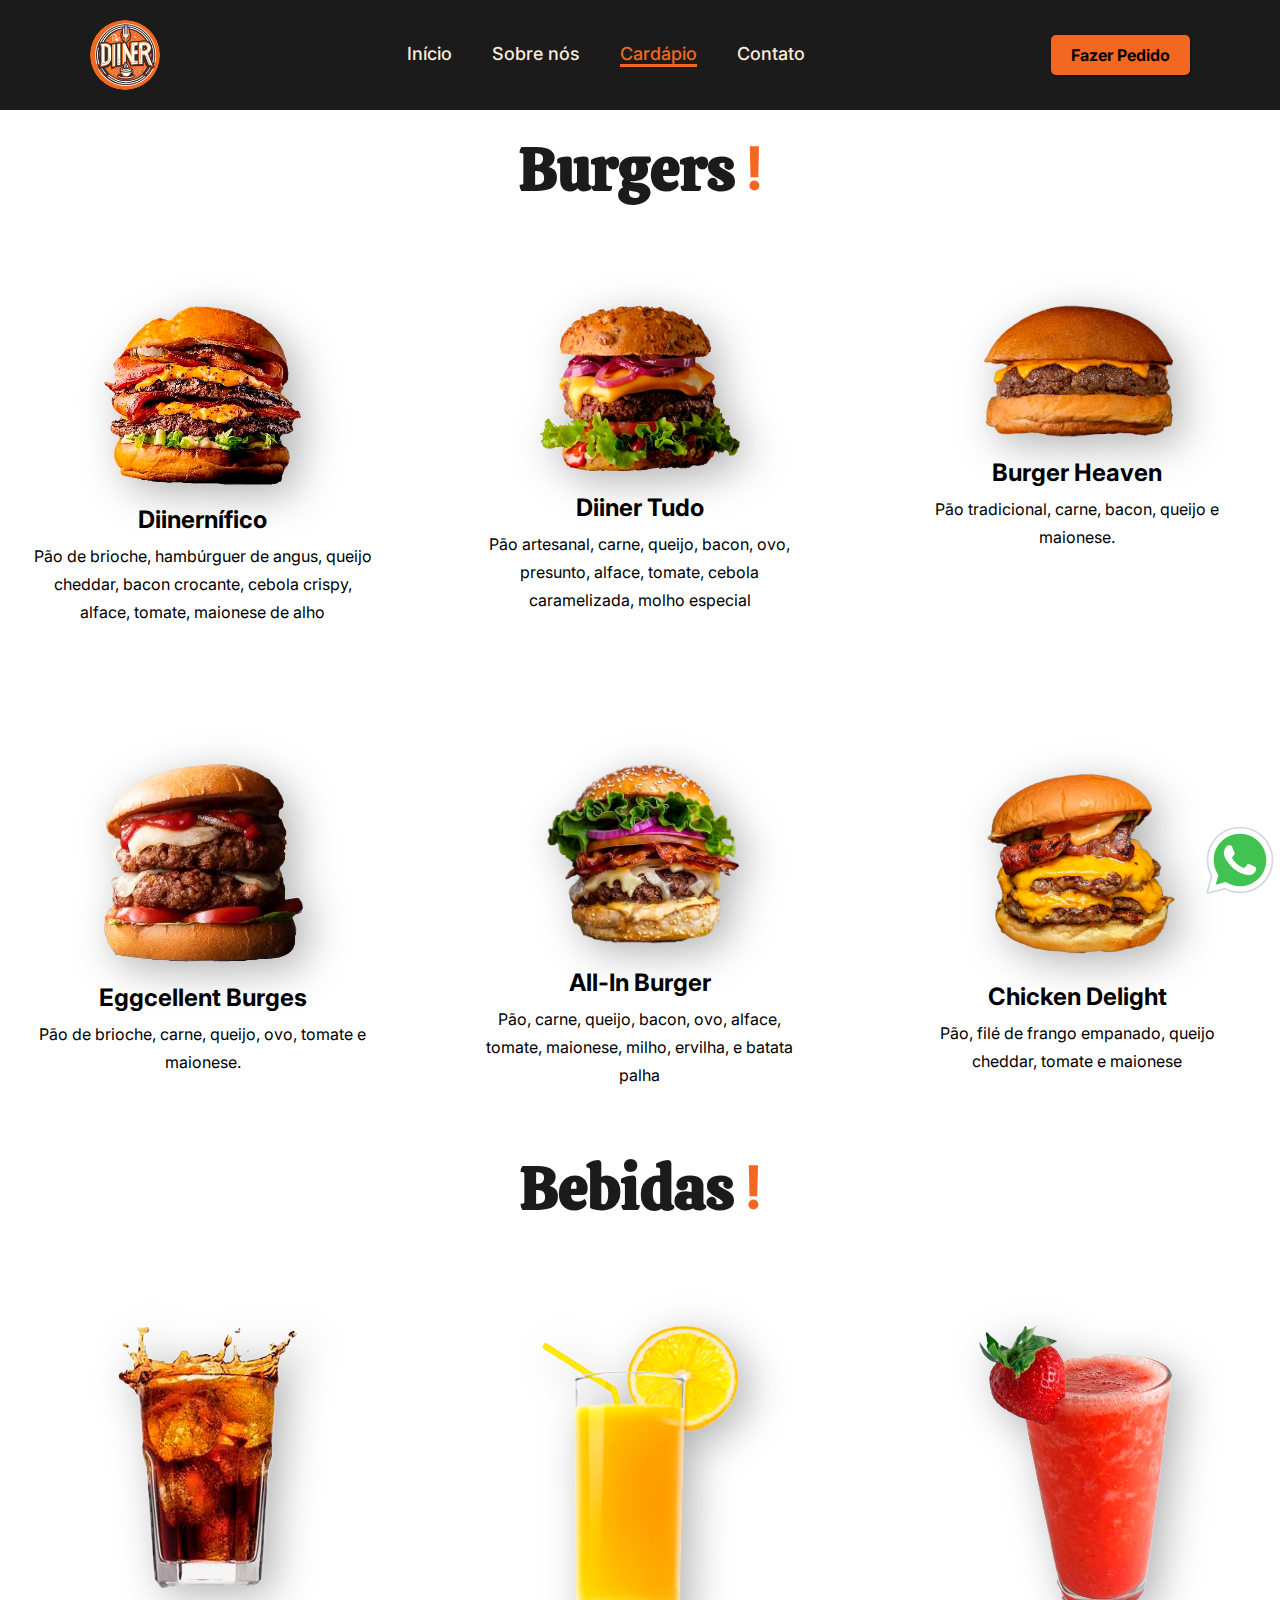
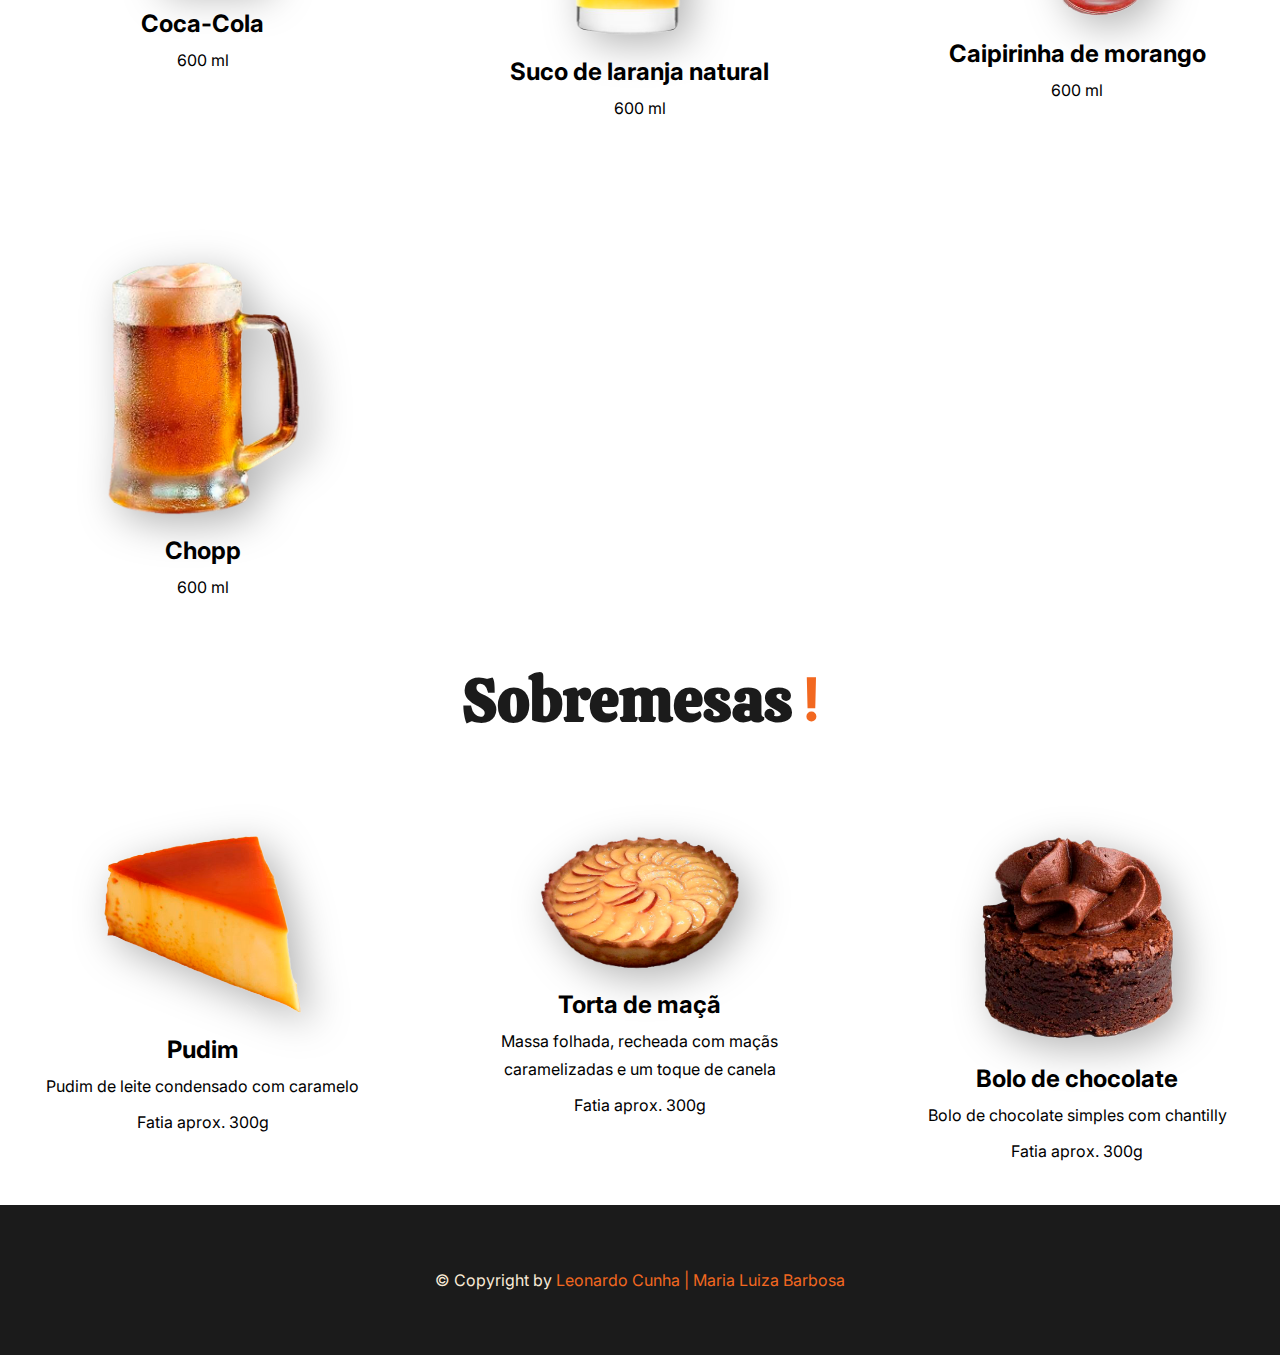
<file: cardapio.html>
<!DOCTYPE html>
<html lang="en">
  <head>
    <meta charset="UTF-8" />
    <meta name="viewport" content="width=device-width, initial-scale=1.0" />
    <title>Diiner's Burgers</title>
    <link rel="icon" href="./images/logos/logo_diner.png" type="img/jpg" />
    <link rel="stylesheet" href="./css/style.css" />
    <link rel="stylesheet" href="./css/cardapio.css" />
  </head>
  <body>
    <section class="menu-principal">
      <div class="menu container">
        <img src="./images/logos/logo_diner.png" alt="logo" />

        <nav>
          <ul class="menu-info">
            <li><a href="index.html" class="menu-item">Início</a></li>
            <li><a href="sobre.html" class="menu-item">Sobre nós</a></li>
            <li><a href="cardapio.html" class="menu-item">Cardápio</a></li>
            <li><a href="contato.html" class="menu-item">Contato</a></li>
          </ul>
        </nav>

        <a href="fazerpedido.html">
          <button class="button">Fazer Pedido</button>
        </a>

        <div class="mobile-menu-icon">
          <button class="mobile-menu-icon-button">
            <img src="./images/icons/menu.svg" alt="" class="icon" />
          </button>
        </div>
      </div>

      <div class="mobile-menu">
        <div class="mobile-menu-close">
          <button class="mobile-menu-close-btn">X</button>
        </div>
        <ul class="menu-info">
          <li><a href="index.html" class="menu-item">Início</a></li>
          <li><a href="sobre.html" class="menu-item">Sobre nós</a></li>
          <li><a href="cardapio.html" class="menu-item">Cardápio</a></li>
          <li><a href="contato.html" class="menu-item">Contato</a></li>
        </ul>

        <a class="fazer-pedido-mobile" href="fazerpedido.html">
          <button class="button">Fazer Pedido</button>
        </a>
      </div>
    </section>

    <div class="overlay hidden"></div>

    <section class="cardapio">
      <div class="area-sabores">
        <h1 class="burgers-h1 h1">
          Burgers <span class="exclamacao-decoration">!</span>
        </h1> 
        <div class="burgers-area">


        <!-- PRIMEIRA LINHA DOS HAMBURGUERS -->

        <div class="special__grid">
          <div class="special__card">
            <img src="./images/burgers/Burger1.png" alt="diinernífico"/>
            <h2>Diinernífico</h2>
            <p>
              Pão de brioche, hambúrguer de angus,
              queijo cheddar, bacon crocante, cebola
              crispy, alface, tomate, maionese de alho
            </p>
            
            
          </div>
          <div class="special__card">
            <img src="./images/burgers/Burger2.png" alt="Diiner Tudo" />
            <h2>Diiner Tudo</h2>
            <p>
              Pão artesanal, carne, queijo, bacon, ovo, presunto, 
              alface, tomate, cebola caramelizada, molho especial
            </p>
            
            
          </div>

          <div class="special__card">
            <img src="./images/burgers/Burger3.png" alt="Eggcellent Burgers" />
            <h2>Burger Heaven</h2>
            <p>
              Pão tradicional, carne, bacon, queijo e maionese.
            </p>

            
          </div>
        </div>

 <!-- SEGUNDA LINHA DOS HAMBURGUERS -->


        <div class="special__grid">
          <div class="special__card">
            <img src="./images/burgers/Burger4.png" alt="diinernífico"/>
            <h2>Eggcellent Burges</h2>
            <p>
              Pão de brioche, carne, queijo, ovo, tomate e maionese.
            </p>
            
          </div>

          
          <div class="special__card">
            <img src="./images/burgers/Burger5.png" alt="Diiner Tudo" />
            <h2>All-In Burger</h2>
            <p>
              Pão, carne, queijo, bacon, ovo, alface, tomate, 
              maionese, milho, ervilha, e batata palha
            </p>
          </div>
          

          <div class="special__card">
            <img src="./images/burgers/Burger6.png" alt="Eggcellent Burgers" />
            <h2>Chicken Delight</h2>
            <p>
              Pão, filé de frango empanado, queijo cheddar, tomate e maionese
            </p>
          </div>
        </div>
      </div>



        
      <div class="area-sabores">
        <h1 class="bebidas-h1 h1">
          Bebidas <span class="exclamacao-decoration">!</span>
        </h1>

         <!-- PRIMEIRA LINHA DAS BEBIDAS -->
        
        <div class="special__grid">
          <div class="special__card">
            <img src="./images/bebidas/Bebida1.png" alt="diinernífico"/>
            <h2>Coca-Cola</h2>
            <p>
              600 ml
            </p>
          </div>

          
          <div class="special__card">
            <img src="./images/bebidas/Bebida2.png" alt="Diiner Tudo" />
            <h2>Suco de laranja natural</h2>
            <p>
             600 ml
            </p>
          </div>

          
          <div class="special__card">
            <img src="./images/bebidas/Bebida4.png" alt="Eggcellent Burgers" />
            <h2>Caipirinha de morango</h2>
            <p>
              600 ml
            </p>
          </div>
        </div>

      </div>


       <!-- SEGUNDA LINHA DAS BEBIDAS -->


       <div class="special__grid">
        <div class="special__card">
          <img src="./images/bebidas/Bebida5.png" alt="diinernífico"/>
          <h2>Chopp</h2>
          <p>
            600 ml
          </p>
        </div>
       </div>
    </div>


      <div class="area-sabores">
        <h1 class="sobremesas-h1 h1">
          Sobremesas <span class="exclamacao-decoration">!</span>
        </h1>
        
        <div class="special__grid">
          <div class="special__card">
            <img src="./images/sobremesas/Sobremesa5.png" alt="diinernífico"/>
            <h2>Pudim</h2>
            <p>
              Pudim de leite condensado com caramelo
            </p>
            <p>
              Fatia aprox. 300g
            </p>

            
          </div>
          <div class="special__card">
            <img src="./images/sobremesas/Sobremesa2.png" alt="Diiner Tudo" />
            <h2>Torta de maçã</h2>
            <p>
             Massa folhada, recheada com maçãs caramelizadas e um toque de canela
            </p>
            <p>
              Fatia aprox. 300g
             </p>
          </div>

          <div class="special__card">
            <img src="./images/sobremesas/Sobremesa3.png" alt="Eggcellent Burgers" />
            <h2>Bolo de chocolate</h2>
            <p>
              Bolo de chocolate simples com chantilly
            </p>

            <p>
              Fatia aprox. 300g
             </p>
          </div>
        </div>



      </div>
    </section>

    <footer>
      <p>
        © Copyright by
        <a href="https://github.com/leonardocunha1" target="_blank">Leonardo Cunha | </a> 
        <a href="https://github.com/mluizabss" target="_blank">Maria Luiza Barbosa</a>
      </p>
    </footer>

    <a href="https://wa.me/5516999999999" target="_blank">
      <img
        class="logo-wpp"
        src="./images/icons/icons8-whatsapp.svg"
        alt=""
        srcset=""
      />
    </a>

    <script src="./js/geral.js"></script>
    <script src="./js/sabores.js"></script>
  </body>
</html>
</file>
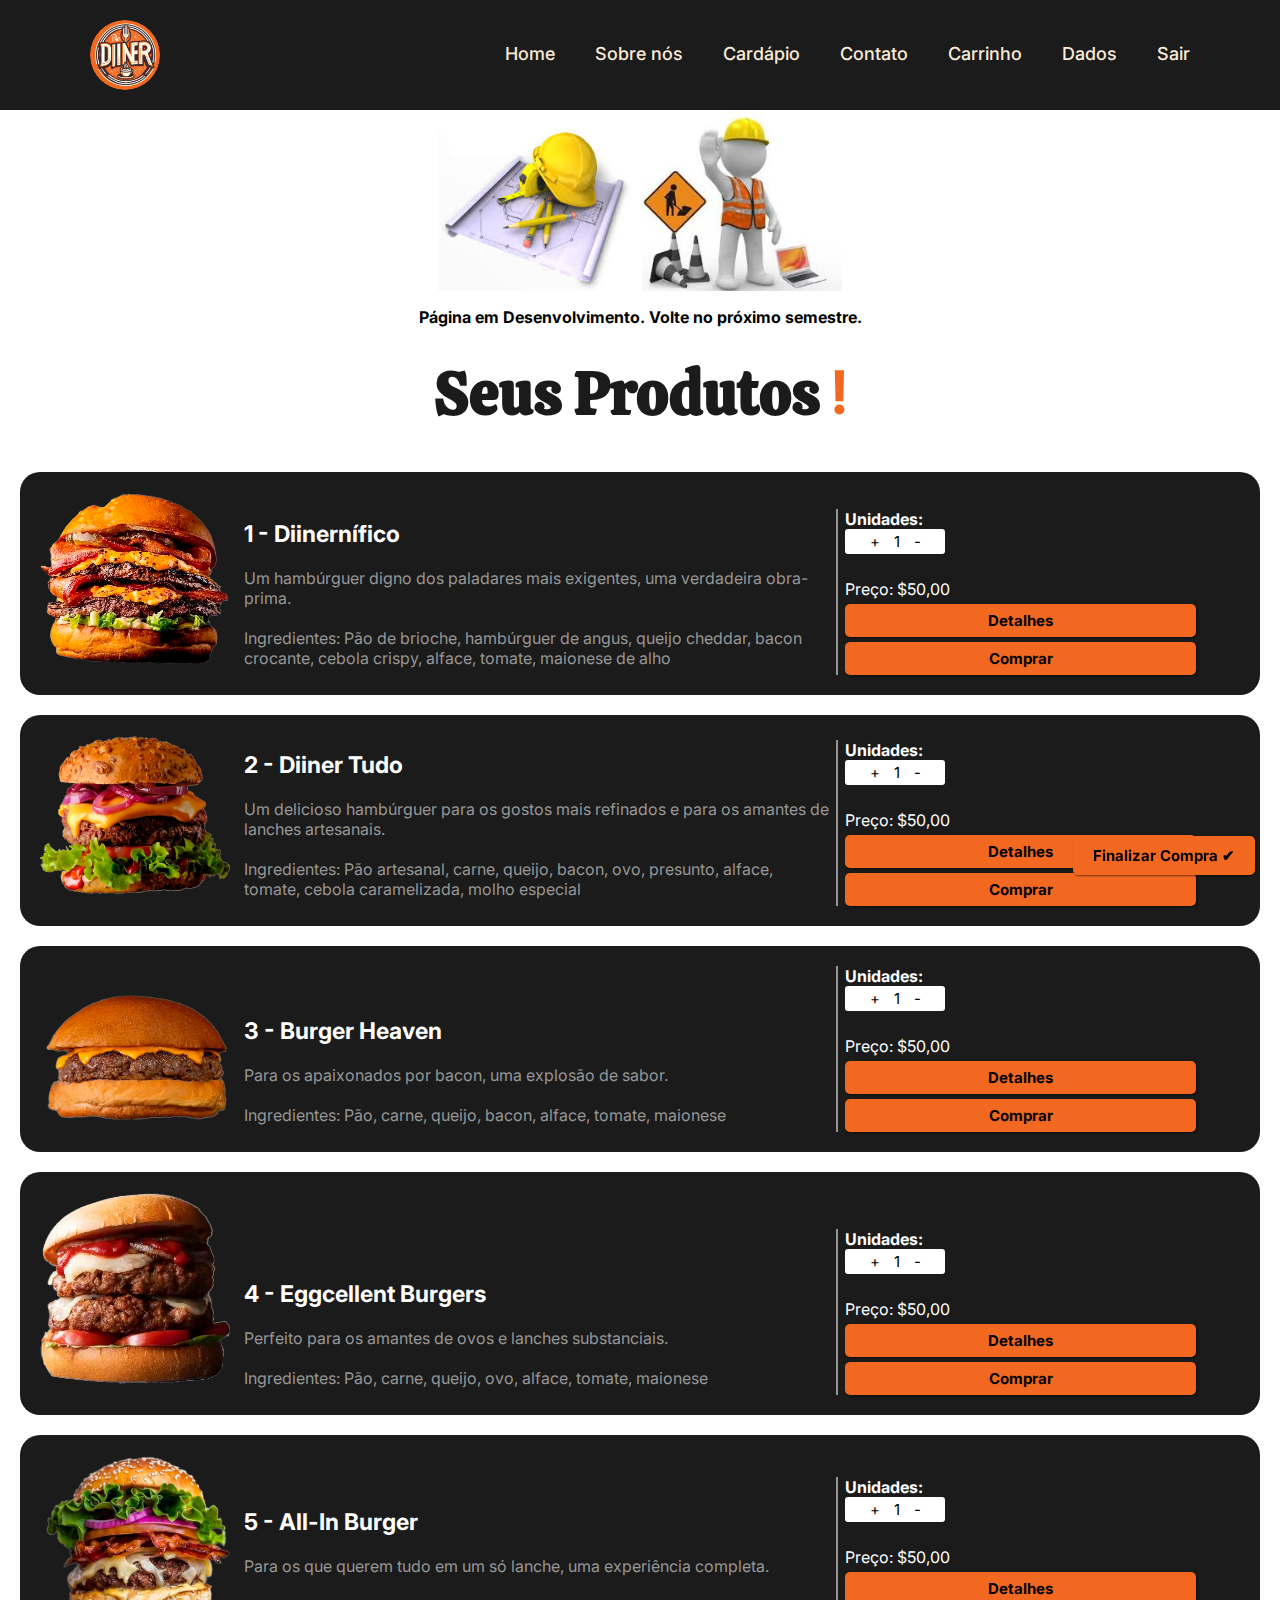
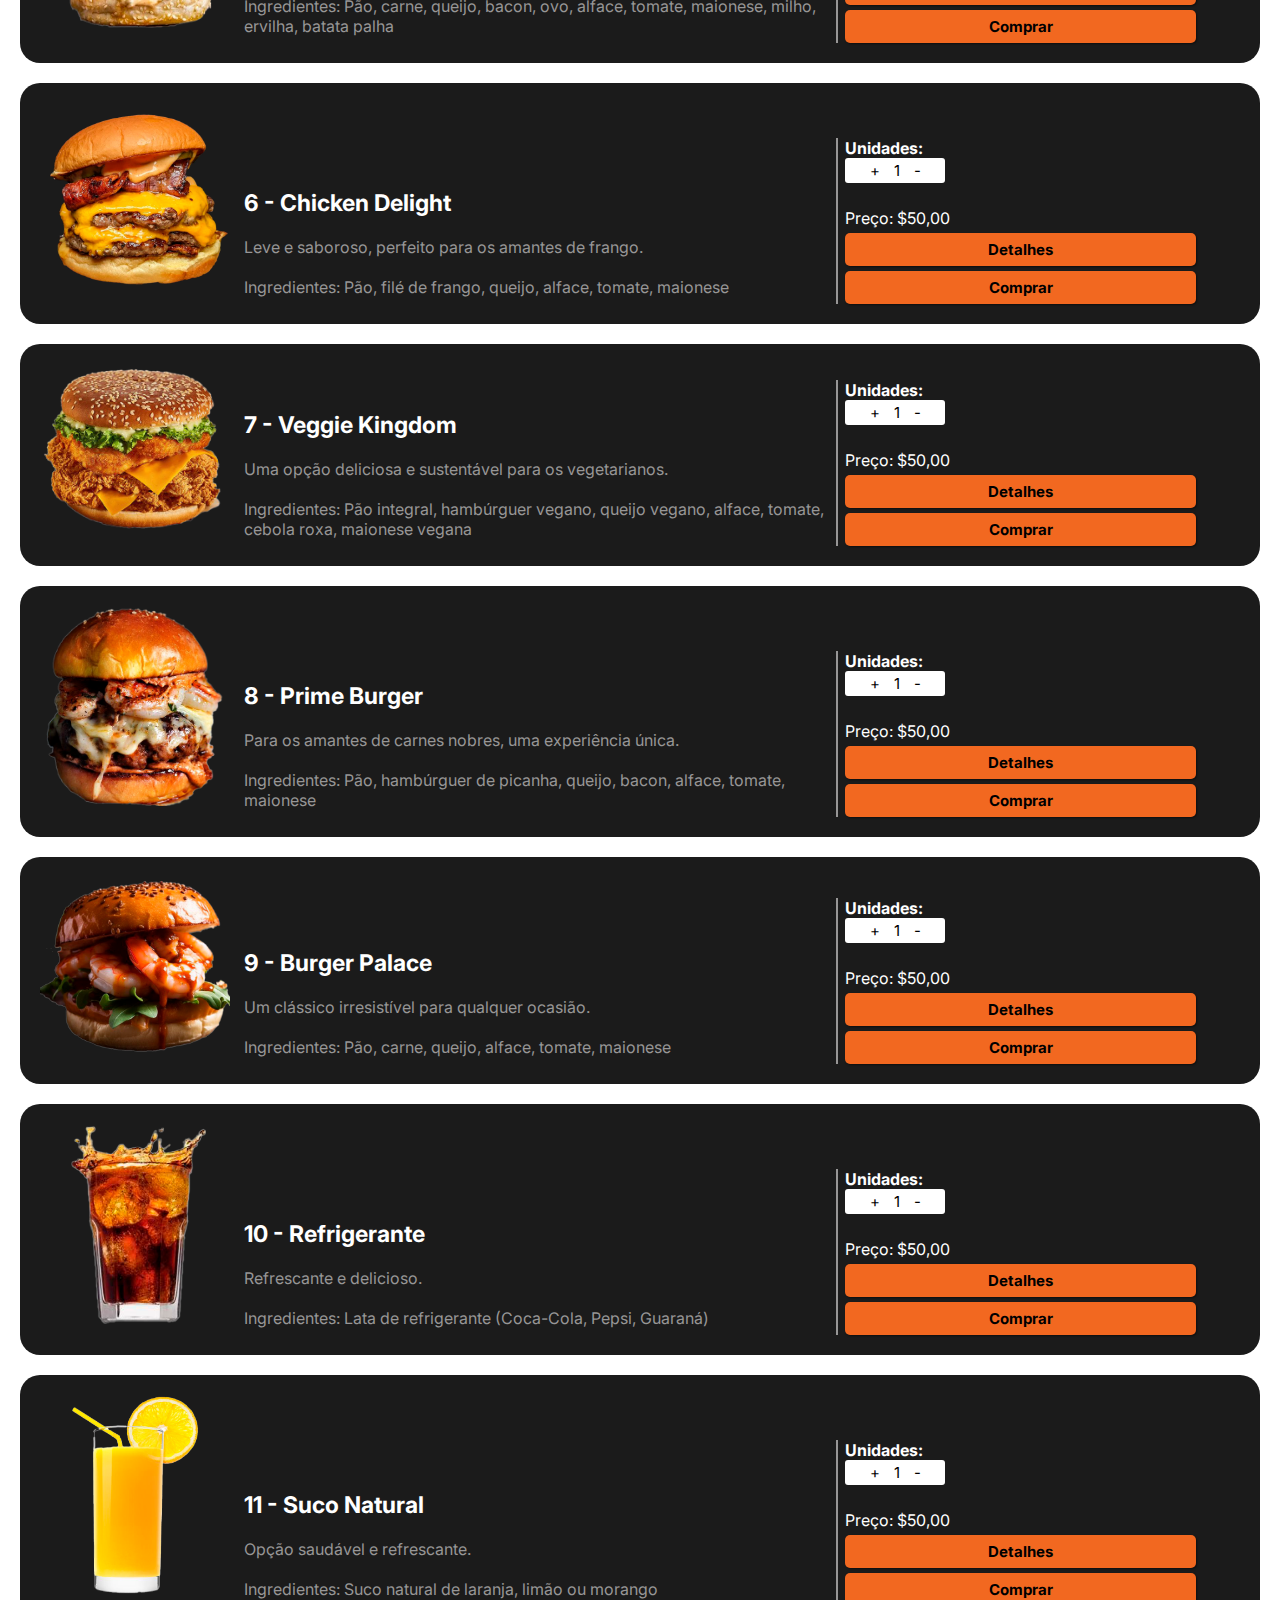
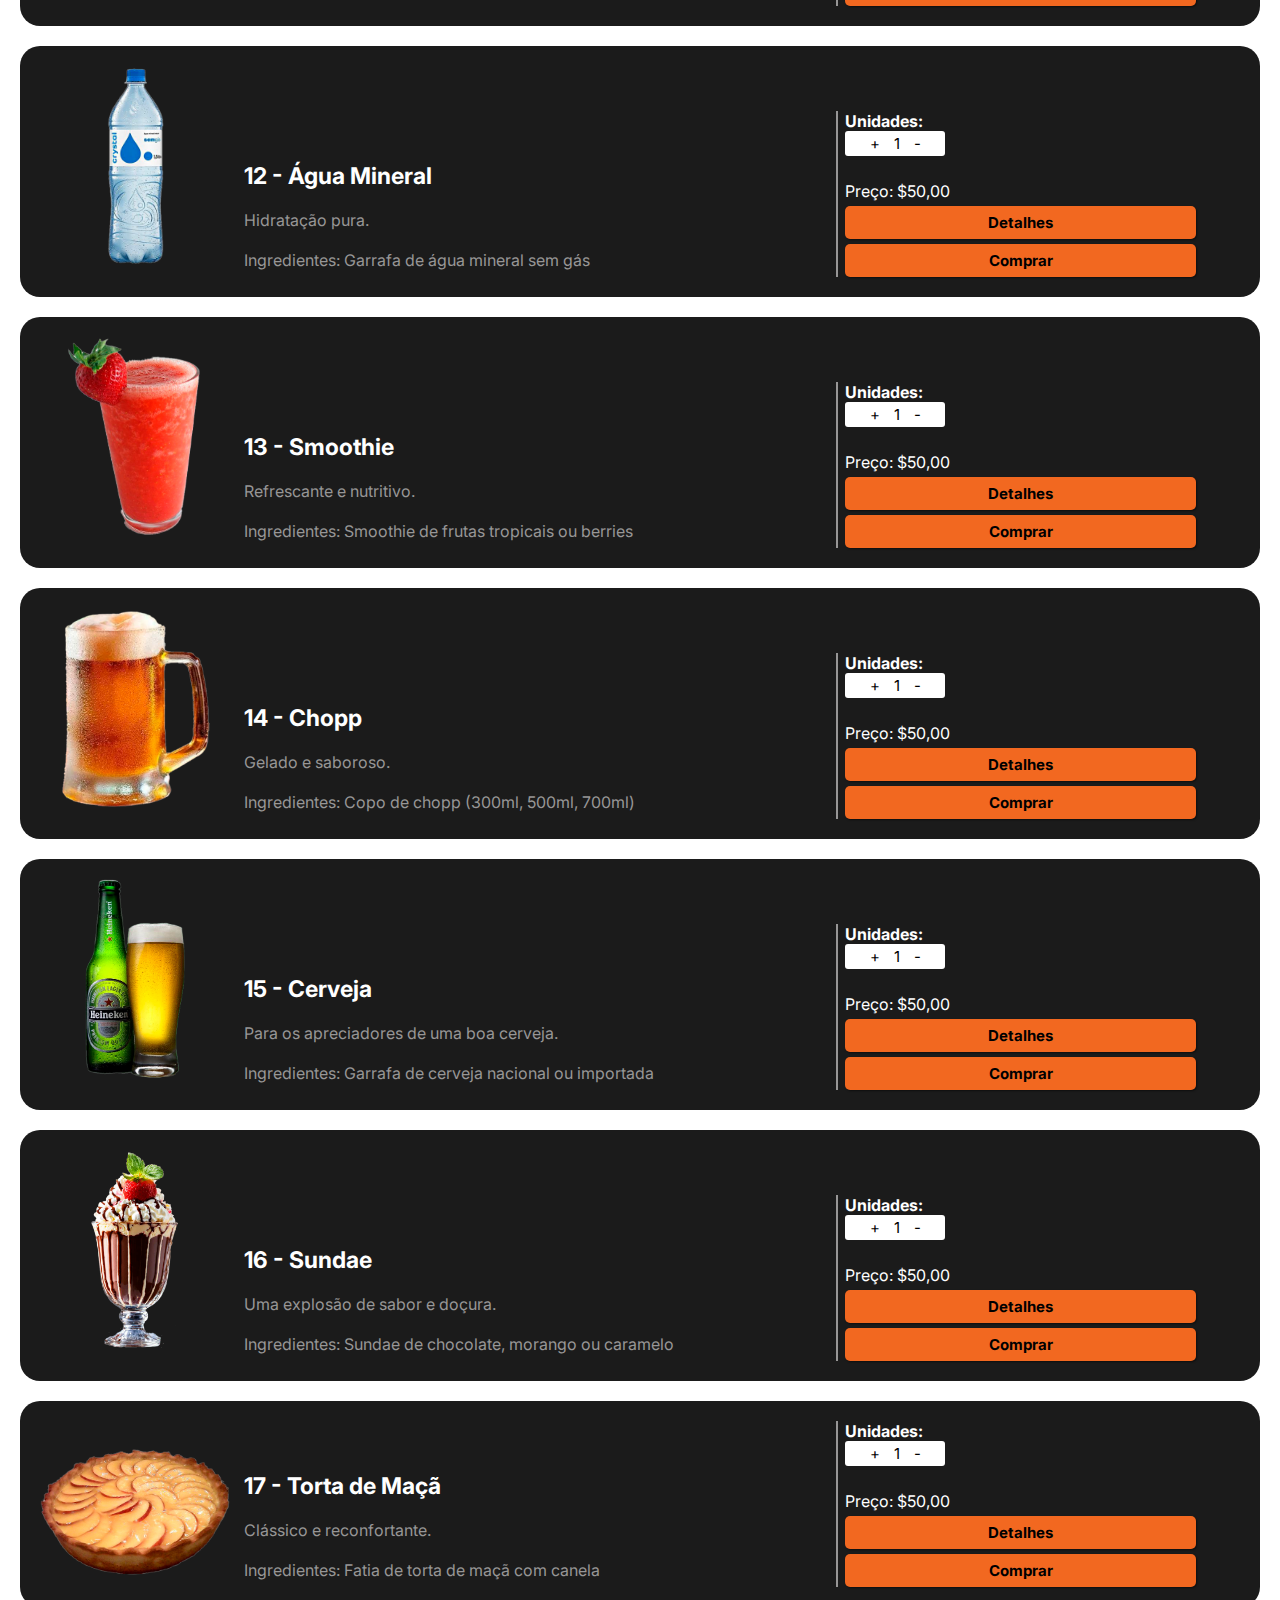
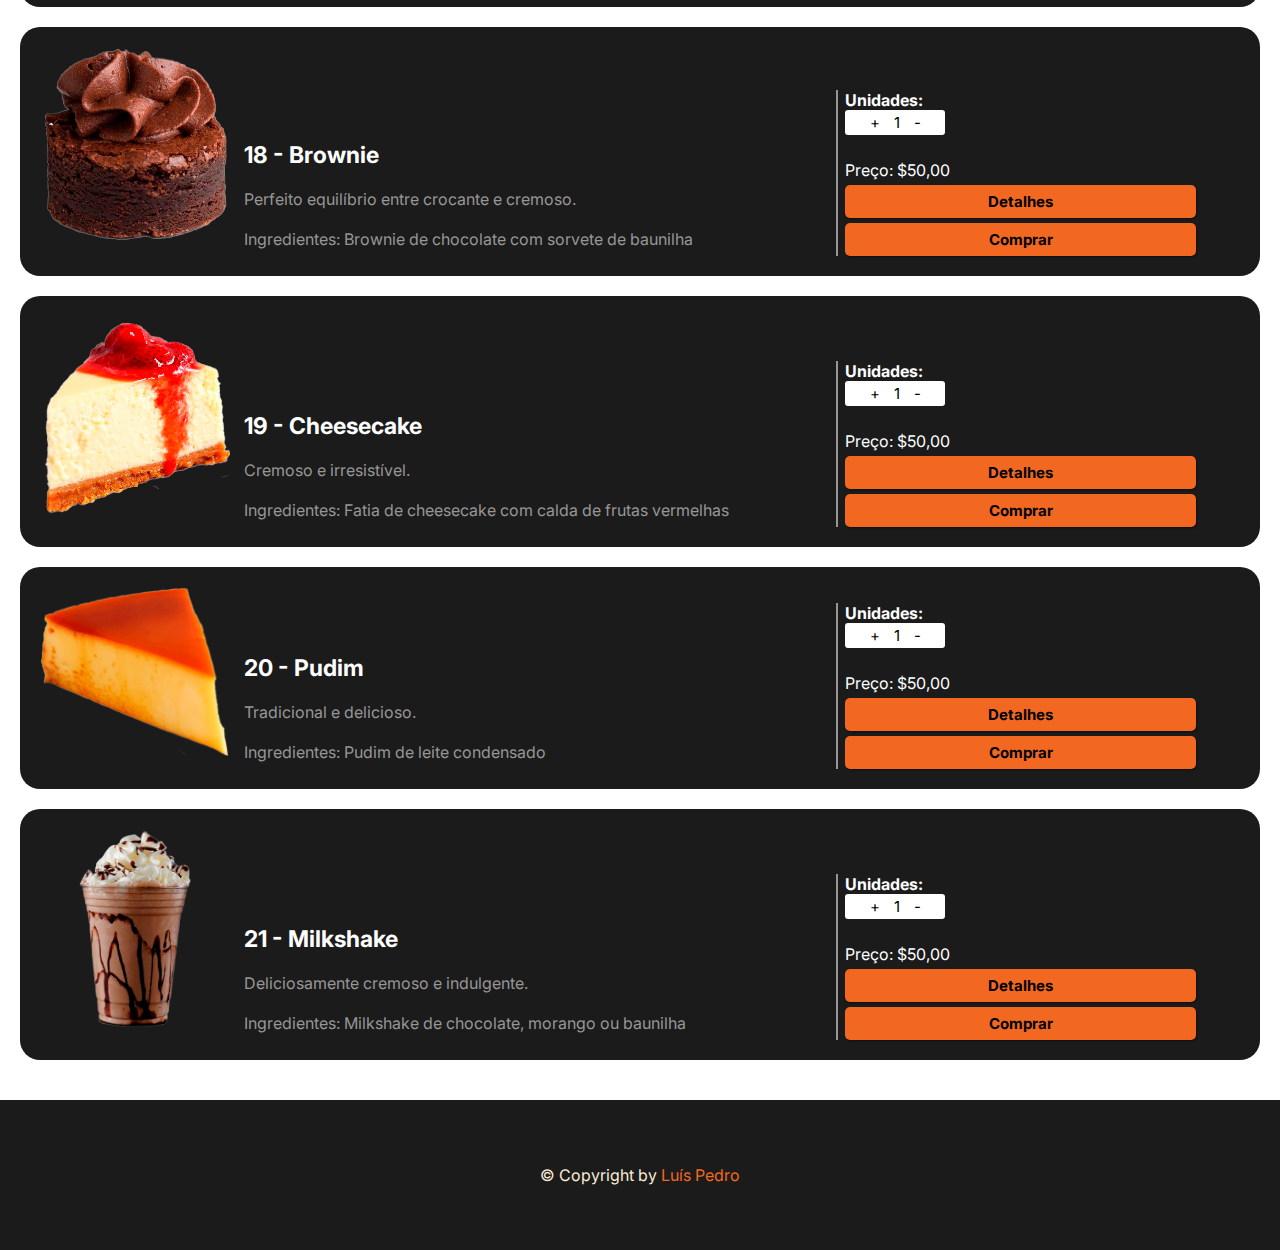
<file: carrinho.html>
<!DOCTYPE html>
<html lang="en">
  <head>
    <meta charset="UTF-8" />
    <meta name="viewport" content="width=device-width, initial-scale=1.0" />
    <title>Carrinho</title>

    <!-- Importando CSS-->
    <link rel="stylesheet" href="./css/style.css" />
    <link rel="stylesheet" href="./css/carrinho.css">

    <!-- Icone na página -->
    <link rel="icon" href="images/logos/logo_diner.png" type="image/png">

    <!-- Importando Icones para a página-->
    <link rel="stylesheet" href="https://use.fontawesome.com/releases/v5.0.8/css/all.css">
    <link rel="stylesheet" href="https://cdn.jsdelivr.net/npm/bootstrap-icons@1.10.4/font/bootstrap-icons.css">
  </head>
  <body>
    <section class="menu-principal">
      <div class="menu container">
        <img src="./images/logos/logo_diner.png" alt="logo" />

        <nav>
          <ul class="menu-info">
            <li><a href="home_cliente.html" class="menu-item">Home</a></li>
            <li><a href="sobre.html" class="menu-item">Sobre nós</a></li>
            <li><a href="cardapio.html" class="menu-item">Cardápio</a></li>
            <li><a href="contato.html" class="menu-item">Contato</a></li>
            <li><a href="carrinho.html" class="menu-item">Carrinho</a></li>
            <li><a href="dados_cliente.html" class="menu-item">Dados</a></li>
            <li><a href="login.html" class="menu-item">Sair</a></li>
          </ul>
        </nav>

        <div class="mobile-menu-icon">
          <button class="mobile-menu-icon-button">
            <img src="./images/icons/menu.svg" alt="" class="icon" />
          </button>
        </div>
      </div>

      <div class="mobile-menu">
        <div class="mobile-menu-close">
          <button class="mobile-menu-close-btn">X</button>
        </div>
        <ul class="menu-info">
          <li><a href="index.html" class="menu-item">Início</a></li>
          <li><a href="sobre.html" class="menu-item">Sobre nós</a></li>
          <li><a href="cardapio.html" class="menu-item">Cardápio</a></li>
          <li><a href="contato.html" class="menu-item">Contato</a></li>
          <li><a href="carrinho.html" class="menu-item">Carrinho</a></li>
          <li><a href="dados_cliente.html" class="menu-item">Dados</a></li>
          <li><a href="login.html" class="menu-item">Sair</a></li>
        </ul>
      </div>
    </section>

    <div style="width: 100%; text-align: center;">
      <img src="images/temporarias/construindo.jpeg" alt="Página em Desenvolvimento" style="width: 200px; height: auto;">
      <img src="images/temporarias/construindo2.jpeg" alt="Página em Desenvolvimento" style="width: 200px; height: auto;">
    </div>

    <div style="padding: 7px; width: 100%; margin-top: 5px; text-align: center;"><b>Página em Desenvolvimento. Volte no próximo semestre.</b></div>
 
    <main>
      <h1 class="produtos-h1">Seus Produtos <span class="exclamacao-decoration">!</span></h1>
      <div class="produtoscarrinho-area">
        
      </div>
    </main>
    
    <div class="botoes-modal">Finalizar Compra ✔</div>
    <footer>
      <p>© Copyright by <a href="https://github.com/luis-pedro-dutra-carrocini?tab=repositories" target="_blank" >Luís Pedro</a>
      </p>
    </footer>
    <script src="./js/geral.js"></script>
    <script src="./js/sabores.js"></script>
    <script src="./js/carrinho.js"></script>
  </body>
</html>
</file>
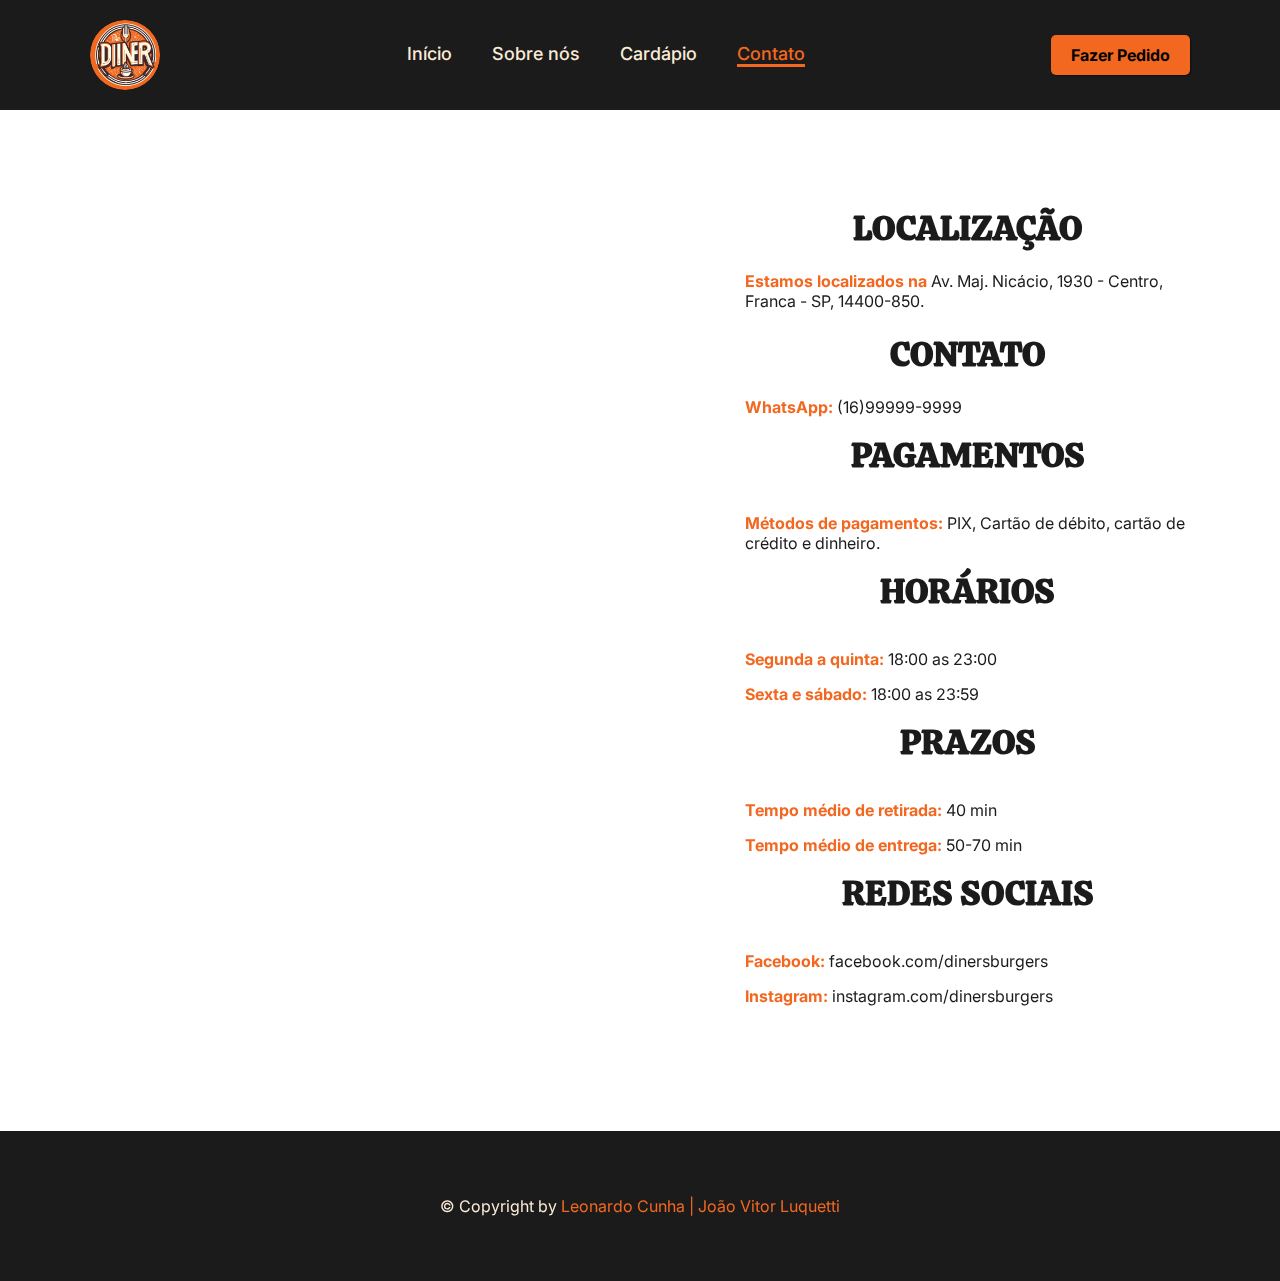
<file: contato.html>
<!DOCTYPE html>
<html lang="en">
  <head>
    <meta charset="UTF-8" />
    <meta name="viewport" content="width=device-width, initial-scale=1.0" />
    <title>Diiner's Burgers</title>
    <link rel="icon" href="./images/logos/logo_diner.png" type="img/jpg" />
    <link rel="stylesheet" href="css/style.css"/>
    <link rel="stylesheet" href="css/contato.css"/>
  </head>
  <body>
    <section class="menu-principal">
      <div class="menu container">
        <img src="./images/logos/logo_diner.png" alt="logo" />

        <nav>
          <ul class="menu-info">
            <li><a href="index.html" class="menu-item">Início</a></li>
            <li><a href="sobre.html" class="menu-item">Sobre nós</a></li>
            <li><a href="cardapio.html" class="menu-item">Cardápio</a></li>
            <li><a href="contato.html" class="menu-item">Contato</a></li>
          </ul>
        </nav>

        <a href="fazerpedido.html">
          <button class="button">Fazer Pedido</button>
        </a>
        
        <div class="mobile-menu-icon">
          <button class="mobile-menu-icon-button">
            <img src="./images/icons/menu.svg" alt="" class="icon" />
          </button>
        </div>
      </div>

      <div class="mobile-menu">
        <div class="mobile-menu-close">
          <button class="mobile-menu-close-btn">X</button>
        </div>
        <ul class="menu-info">
          <li><a href="index.html" class="menu-item">Início</a></li>
          <li><a href="sobre.html" class="menu-item">Sobre nós</a></li>
          <li><a href="cardapio.html" class="menu-item">Cardápio</a></li>
          <li><a href="contato.html" class="menu-item">Contato</a></li>
        </ul>

        <a href="fazerpedido.html">
          <button class="button">Fazer Pedido</button>
        </a>
      </div>
    </section>

    <div class="overlay hidden"></div>

    <section class="contato">

      <div class="container">
        <div class="info-burger-area">
          <div class="info-burger-img-burger">
            <iframe src="https://www.google.com/maps/embed?pb=!1m18!1m12!1m3!1d934.0738954842353!2d-47.39421309802911!3d-20.535083587273117!2m3!1f0!2f0!3f0!3m2!1i1024!2i768!4f13.1!3m3!1m2!1s0x94b0a7e26c1195f5%3A0xcb88b3969bd5994e!2sDinner's%20Burger!5e0!3m2!1sen!2sbr!4v1714929043785!5m2!1sen!2sbr" width="600" height="900" style="border:0;" allowfullscreen="" loading="lazy" referrerpolicy="no-referrer-when-downgrade"></iframe>
          </div>
          <div class="info-burger-text" id="contatos">
            <h1>LOCALIZAÇÃO</h1>
            <p><span class="info-burger-text-title">Estamos localizados na</span> Av. Maj. Nicácio, 1930 - Centro, Franca - SP, 14400-850.</p>
            <br>
            <h1>CONTATO</h1>
            <ul>
              <li>
                <span class="info-burger-text-title"
                  >WhatsApp:</span
                >
                <a href="https://wa.me/5516999999999" target="_blank">(16)99999-9999</a>
              </li>
              <h1>PAGAMENTOS</h1>
              <li>
                <span class="info-burger-text-title">Métodos de pagamentos:</span>
                PIX, Cartão de débito, cartão de crédito e dinheiro.
              </li>
              <h1>HORÁRIOS</h1>
              <li>
                <span class="info-burger-text-title">Segunda a quinta:</span>
                18:00 as 23:00
              </li>
              <li>
                <span class="info-burger-text-title">Sexta e sábado:</span>
                18:00 as 23:59
              </li>
              <h1>PRAZOS</h1>
              <li>
                <span class="info-burger-text-title"
                  >Tempo médio de retirada:</span
                >
                40 min
              </li>
              <li>
                <span class="info-burger-text-title">Tempo médio de entrega:</span>
                50-70 min
              </li>
              <h1>REDES SOCIAIS</h1>
              <li>
                <span class="info-burger-text-title">Facebook:</span>
                <a href="https://www.facebook.com/dinersburgers" target="_blank">facebook.com/dinersburgers</a>
              </li>
              <li>
                <span class="info-burger-text-title">Instagram:</span>
                <a href="https://www.instagram.com/dinersburgers" target="_blank">instagram.com/dinersburgers</a>
              </li>
            </ul>
          </div>
        </div>
      </div>
    </section>

    <footer>
      <p>
        © Copyright by
        <a href="https://github.com/leonardocunha1" target="_blank">Leonardo Cunha | </a> 
        <a href="https://github.com/joaoluquetti" target="_blank">João Vitor Luquetti</a>
      </p>
    </footer>
    
    <!-- <section class="banner">
      <div class="container">.</div>
    </section> -->

    <!--<section class="contact-area">
      <a href=""><img src="./images/icons/facebook.png" alt="" srcset="" /></a>
      <a href=""><img src="./images/icons/instagram.png" alt="" srcset="" /></a>
      <a href=""><img src="./images/icons/whatsapp.png" alt="" srcset="" /></a>
    </section> -->

    <script src="./js/geral.js"></script>
  </body>
</html>
</file>
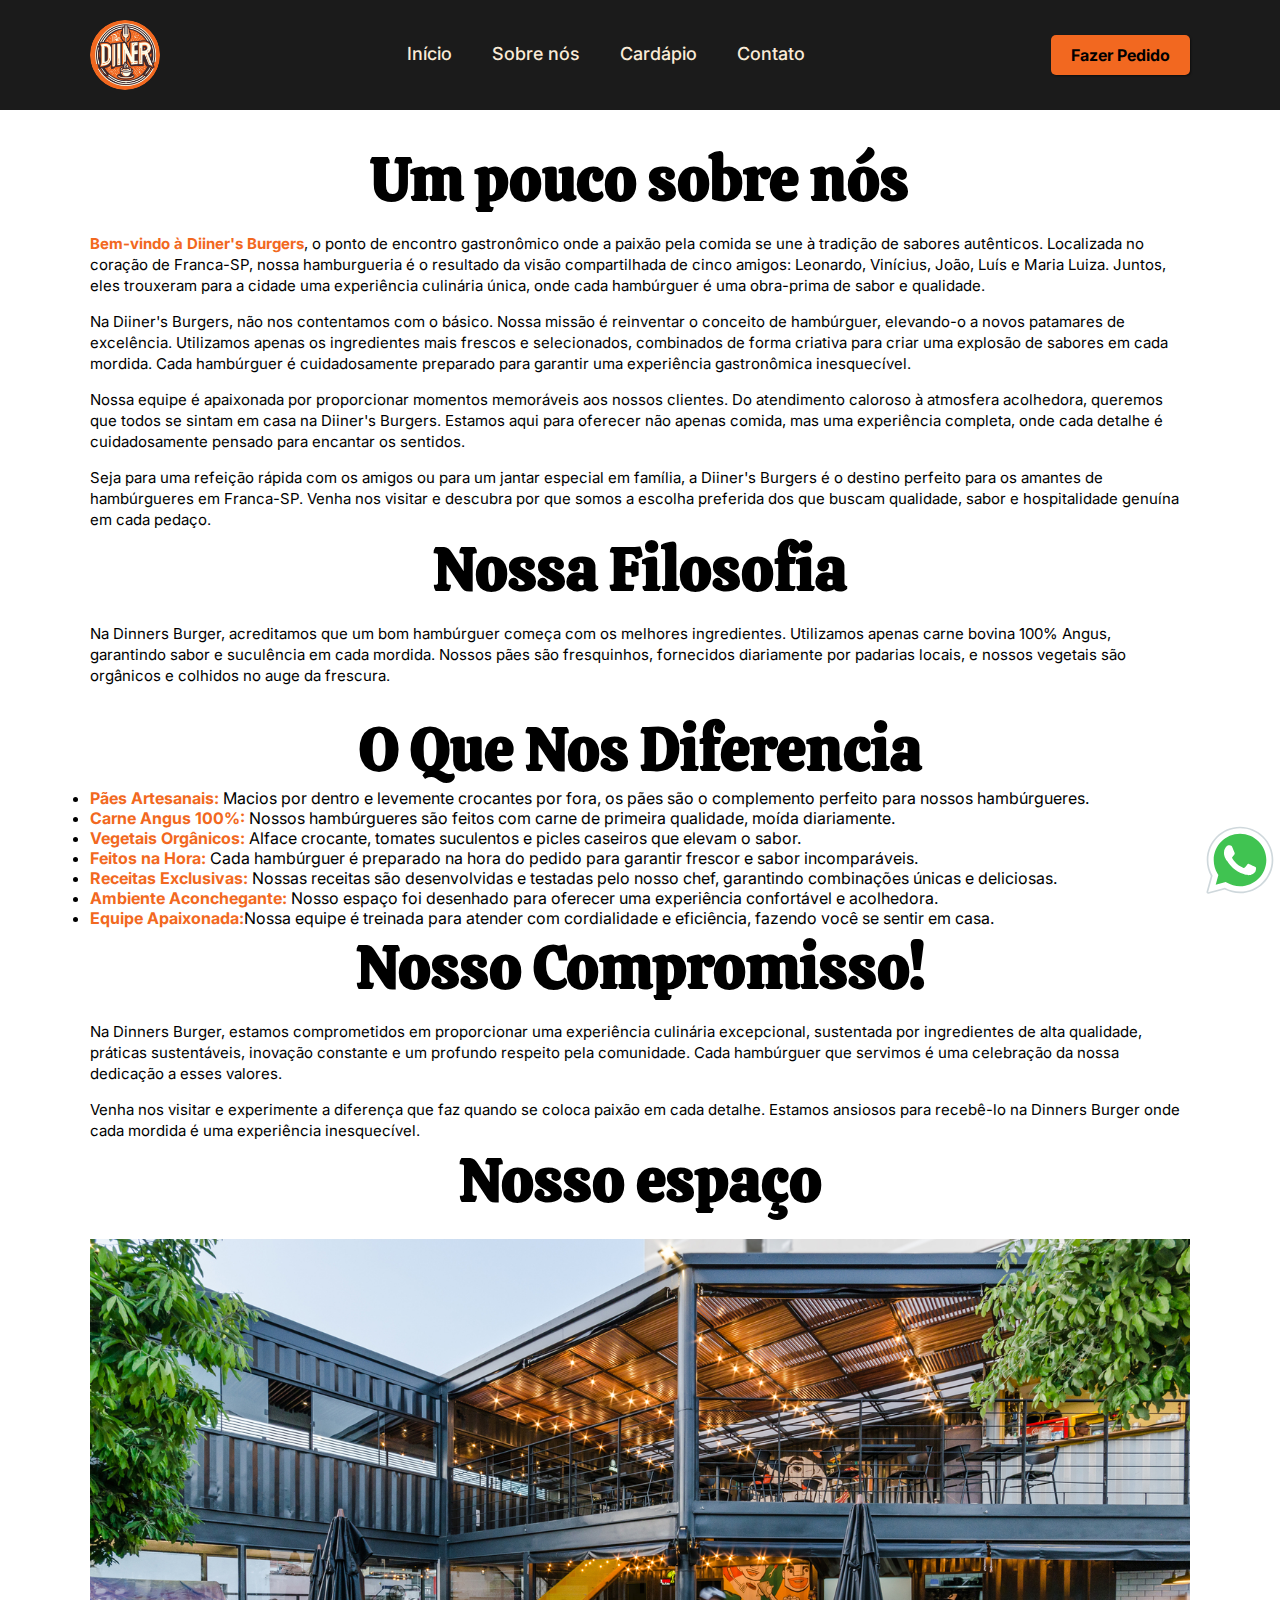
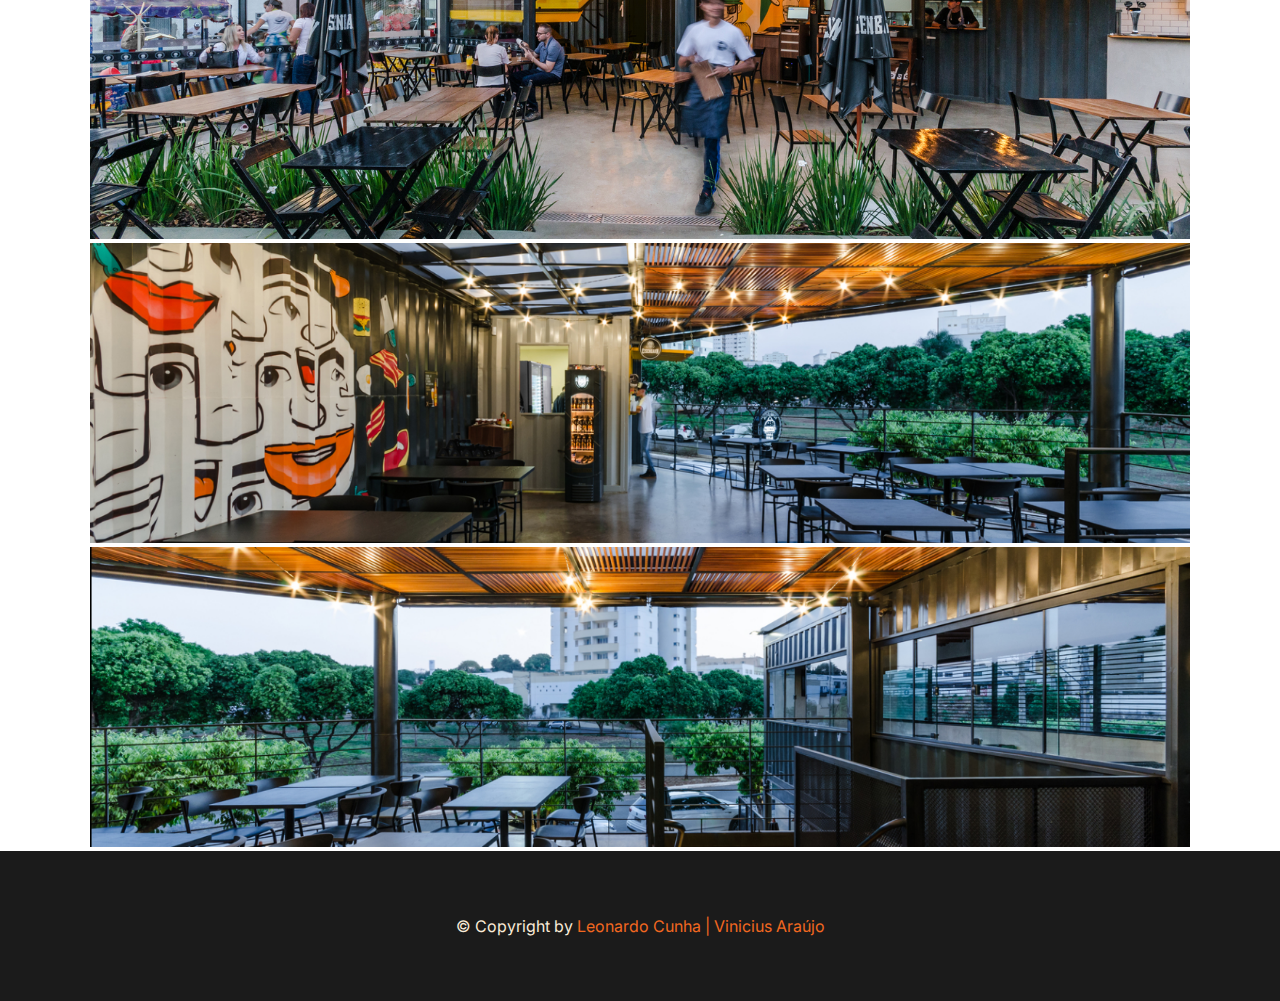
<file: sobre.html>
<!DOCTYPE html>
<html lang="en">

<head>
  <meta charset="UTF-8" />
  <meta name="viewport" content="width=device-width, initial-scale=1.0" />
  <title>Diiner's Burgers</title>
  <link rel="icon" href="./images/logos/logo_diner.png"type="img/jpg" />
  <link rel="stylesheet" href="./css/style.css" />
  <link rel="stylesheet" href="./css/sobre.css" />
</head>

<body>
  <section class="menu-principal">
    <div class="menu container">
      <img src="./images/logos/logo_diner.png" alt="logo" />

      <nav>
        <ul class="menu-info">
          <li><a href="index.html" class="menu-item">Início</a></li>
          <li><a href="sobre2.html" class="menu-item">Sobre nós</a></li>
          <li><a href="cardapio.html" class="menu-item">Cardápio</a></li>
          <li><a href="contato.html" class="menu-item">Contato</a></li>
        </ul>
      </nav>

      <a href="fazerpedido.html">
        <button class="button">Fazer Pedido</button>
      </a>

      <div class="mobile-menu-icon">
        <button class="mobile-menu-icon-button">
          <img src="./images/icons/menu.svg" alt="" class="icon" />
        </button>
      </div>
    </div>

    <div class="mobile-menu">
      <div class="mobile-menu-close">
        <button class="mobile-menu-close-btn">X</button>
      </div>
      <ul class="menu-info">
        <li><a href="index.html" class="menu-item">Início</a></li>
        <li><a href="sobre.html" class="menu-item">Sobre nós</a></li>
        <li><a href="cardapio.html" class="menu-item">Cardápio</a></li>
        <li><a href="contato.html" class="menu-item">Contato</a></li>
      </ul>

      <a href="fazerpedido.html">
        <button class="button">Fazer Pedido</button>
      </a>
    </div>
  </section>

  </div>
  <div class="container">
    <div class="sobre-nos">
      <div class="sobre-message">
        <h1>Um pouco sobre nós </h1>
        <p>
          <span>Bem-vindo à Diiner's Burgers</span>, o ponto de encontro
          gastronômico onde a paixão pela comida se une à tradição de sabores
          autênticos. Localizada no coração de Franca-SP, nossa hamburgueria é
          o resultado da visão compartilhada de cinco amigos: Leonardo,
          Vinícius, João, Luís e Maria Luiza. Juntos, eles trouxeram para a
          cidade uma experiência culinária única, onde cada hambúrguer é uma
          obra-prima de sabor e qualidade.
        </p>
        <p>
          Na Diiner's Burgers, não nos contentamos com o básico. Nossa missão
          é reinventar o conceito de hambúrguer, elevando-o a novos patamares
          de excelência. Utilizamos apenas os ingredientes mais frescos e
          selecionados, combinados de forma criativa para criar uma explosão
          de sabores em cada mordida. Cada hambúrguer é cuidadosamente
          preparado para garantir uma experiência gastronômica inesquecível.
        </p>
        <p>
          Nossa equipe é apaixonada por proporcionar momentos memoráveis aos
          nossos clientes. Do atendimento caloroso à atmosfera acolhedora,
          queremos que todos se sintam em casa na Diiner's Burgers. Estamos
          aqui para oferecer não apenas comida, mas uma experiência completa,
          onde cada detalhe é cuidadosamente pensado para encantar os
          sentidos.
        </p>
        <p>
          Seja para uma refeição rápida com os amigos ou para um jantar
          especial em família, a Diiner's Burgers é o destino perfeito para os
          amantes de hambúrgueres em Franca-SP. Venha nos visitar e descubra
          por que somos a escolha preferida dos que buscam qualidade, sabor e
          hospitalidade genuína em cada pedaço.
        </p>
        <h1>Nossa Filosofia</h1>
        <p>Na Dinners Burger, acreditamos que um bom hambúrguer começa com os melhores ingredientes. Utilizamos apenas
          carne
          bovina 100% Angus, garantindo sabor e suculência em cada mordida. Nossos pães são fresquinhos, fornecidos
          diariamente
          por padarias locais, e nossos vegetais são orgânicos e colhidos no auge da frescura.</p>

      </div>
    </div>
    </section>

    <div class="message">
      <h1>O Que Nos Diferencia</h1>

      <ul>
        <li><span>Pães Artesanais: </span> Macios por dentro e levemente crocantes por fora, os pães são o complemento
          perfeito para nossos
          hambúrgueres.</li>

        <li><span>Carne Angus 100%: </span> Nossos hambúrgueres são feitos com carne de primeira qualidade, moída
          diariamente.</li>
        <li><span>Vegetais Orgânicos: </span>Alface crocante, tomates suculentos e picles caseiros que elevam o sabor.
        </li>
        <li><span>Feitos na Hora: </span>Cada hambúrguer é preparado na hora do pedido para garantir frescor e sabor
          incomparáveis.</li>
        <li><span>Receitas Exclusivas: </span>Nossas receitas são desenvolvidas e testadas pelo nosso chef, garantindo
          combinações únicas e deliciosas.</li>
        <li><span>Ambiente Aconchegante: </span>Nosso espaço foi desenhado para oferecer uma experiência confortável e
          acolhedora.</li>
        <li><span>Equipe Apaixonada:</span>Nossa equipe é treinada para atender com cordialidade e eficiência, fazendo
          você se sentir em casa.</li>

      </ul>
      <h1>Nosso Compromisso!</h1>
      <p>Na Dinners Burger, estamos comprometidos em proporcionar uma experiência culinária excepcional, sustentada por
        ingredientes de alta qualidade, práticas sustentáveis, inovação constante e um profundo respeito pela comunidade. Cada
        hambúrguer que servimos é uma celebração da nossa dedicação a esses valores.</p>
      <p>Venha nos visitar e experimente a diferença que faz quando se coloca paixão em cada detalhe. Estamos ansiosos para
        recebê-lo na Dinners Burger onde cada mordida é uma experiência inesquecível.</p>
     
      <h1>Nosso espaço</h1><br>
    </div>

    <div class="sobre-img">
      <img class="sobre-img-fachada" src="./images/restaurante/fachada.jpg" alt="" srcset="" />
      <img class="sobre-img-ambiente" src="./images/restaurante/ambiente.png" alt="" srcset="" />
      <img class="sobre-img-externa" src="./images/restaurante/externa.png" alt="" srcset="" />
    </div>
  </div>
  </section>

  <footer>
    <p>
      © Copyright by
      <a href="https://github.com/leonardocunha1" target="_blank">Leonardo Cunha | </a> 
      <a href="https://github.com/Viniciussinc" target="_blank">Vinicius Araújo</a>
    </p>
  </footer>

  <a href="https://wa.me/5516999999999" target="_blank">
    <img class="logo-wpp" src="./images/icons/icons8-whatsapp.svg" alt="" srcset="" />
  </a>

  <script src="./js/geral.js"></script>
</body>
</html>
</file>
<file: css/style.css>
@import url('https://fonts.googleapis.com/css2?family=Calistoga&family=Inter:wght@100..900&family=Poppins:ital,wght@0,100;0,200;0,300;0,400;0,500;0,600;0,700;0,800;0,900;1,100;1,200;1,300;1,400;1,500;1,600;1,700;1,800;1,900&display=swap');

* {
    padding: 0;
    margin: 0;
    font-family: 'Inter', sans-serif;
    box-sizing: border-box;
}

body {
    position: relative;
}

.container {
    max-width: 1140px;
    width: 100%;
    margin: auto;
    padding: 0 20px;
}

/* Menu */


.menu-principal {
    background-color: #1b1b1b;
    padding: 20px 50px;
    width: 100%;
    z-index: 10;
    position: static;
}

.menu {
    display: flex;
    justify-content: space-between;
    align-items: center;
}

.menu img {
    width: 70px;
    height: auto;
    border-radius: 50%;
}

.menu .menu-info {
    display: flex;
    align-items: center;
    gap: 40px;
    list-style: none;
}

.menu .menu-info li a {
    text-decoration: none;
    color: #faebd7;
    font-size: 18px;
    font-weight: 500;
    transition: all 0.4s ease;
}

.menu .menu-info li a:hover {
    color: #f26820;
}

.menu .menu-info li a::after {
    content: "";
    display: block;
    width: 0;
    height: 3px;
    background-color: #f26820;
    transition: all 0.3s ease;
}

.menu .menu-info li a:hover::after {
    width: 100%;
}

.active {
    border-bottom: 3px solid #f26820;
}

.menu .button {
    padding: 10px 20px;
    background-color: #f26820;
    border: none;
    border-radius: 5px;
    font-weight: 700;
    font-size: 16px;
    cursor: pointer;
    box-shadow: 1px 1px 2px rgba(0, 0, 0, 0.5);
    transition: transform 0.5s;
}

.menu .button:hover {
    background-color: #b14545;
    color: #faebd7;
    transform: scale(1.1);
}

.sticky {
    position: fixed;
    background-color: #1b1b1bd2;
}

/* Parte menu mobile */

.mobile-menu-icon {
    display: none;
}

.mobile-menu-icon button {
    background-color: transparent;
    border: none;
    cursor: pointer;
}

.mobile-menu-icon button img {
    width: 45px;
}

.mobile-menu {
    /* display: flex; */
    display: none;
    flex-direction: column;
    justify-content: space-between;
    position: fixed;
    top: 0;
    right: -300px;
    width: 300px;
    height: auto;
    background-color: #b14545;
    padding: 0px 20px;
    border-radius: 0 0 0 30px;
    z-index: 3;
    transition: right 0.4s ease;
    /* overflow: hidden; */
}

.mobile-menu-close-btn {
    background-color: #000000;
    border: none;
    color: #faebd7;
    font-weight: 700;
    padding: 7px;
    margin-top: 10px;
    margin-bottom: 20px;
    cursor: pointer;
    border-radius: 10px;
}

.mobile-menu .menu-info {
    display: flex;
    flex-direction: column;
    padding: 15px 0px;
    list-style: none;
}

.mobile-menu .menu-info .menu-item {
    display: block;
    margin-bottom: 30px;
    padding-bottom: 5px;
    text-decoration: none;
    font-size: 18px;
    font-weight: 500;
    color: #faebd7;
    border-bottom: 2px solid #faebd7;
}

.mobile-menu .button {
    padding: 10px 40px;
    margin-top: 20px;
    margin-bottom: 20px;
    background-color: #000000;
    border: none;
    border-radius: 5px;
    font-weight: 700;
    font-size: 16px;
    color: #faebd7;
    cursor: pointer;
    box-shadow: 1px 1px 2px rgba(0, 0, 0, 0.5);
}

.hidden {
    display: none;
}

.overlay {
    position: absolute;
    top: 0;
    left: 0;
    width: 100%;
    height: 100%;
    transition: background 1.5s ease;
    background-color: #25252552;
    backdrop-filter: blur(3px);
    z-index: 2;
}

/* Banner */

.banner {
    background-color: #1b1b1b;
    /* width: 100vw; */
    position: relative;
    display: flex;
}

.banner .container {
    display: flex;
    justify-content: space-between;
    padding: 0;
}

/* TEM QUE COLOCAR VISIBILITY: HIDDEN POR CONTA DO SCROLL REAVEAL */
.banner-message,
.banner-image {
    visibility: hidden;
}

.banner .banner-message {
    flex: 1;
    display: flex;
    flex-direction: column;
    justify-content: center;
}

.banner h1 {
    font-size: 120px;
    line-height: 0.9;
    font-family: 'Calistoga';
    color: white;
    margin-top: -70px;
}

.banner p {
    font-size: 30px;
    color: #f26820;
    font-weight: 700;
    font-family: 'Poppins';
    margin-top: 35px;
    text-shadow: 1px 1px 2px rgba(0, 0, 0, 0.2);
}

.banner .banner-image {
    flex: 1;
    padding-bottom: 50px;
}

.banner img {
    max-width: 100%;
}

.banner-mobile-menu {
    display: none;
    color: white;
    font-weight: 700;
    font-size: 18px;
}

.contact-area {
    position: absolute;
    top: 200px;
    right: 0;
    display: flex;
    flex-direction: column;
    gap: 15px;
    padding-right: 20px;
}

.contact-area img {
    width: 30px;
    margin-right: 10px;
}

/* Borda SVG do banner */
.custom-shape-divider-bottom-1709056755 {
    position: absolute;
    bottom: 0;
    left: 0;
    width: 100%;
    overflow: hidden;
    line-height: 0;
    transform: rotate(180deg);
}

.custom-shape-divider-bottom-1709056755 svg {
    position: relative;
    display: block;
    width: calc(100% + 1.3px);
    height: 78px;
}

.custom-shape-divider-bottom-1709056755 .shape-fill {
    fill: #F26820;
}

.form-container {
    max-width: 400px;
    margin: 50px auto;
    padding: 20px;
    border: 1px solid #ccc;
    border-radius: 5px;
}

/* Informações como hambúrguer é feito */
.info-burger {
    padding-top: 50px;
}

.info-burger-area {
    display: flex;
}

.info-burger-img-burger {
    flex: 1;
    display: flex;
    justify-content: center;
    align-items: center;
}

.info-burger-img-burger img {
    width: 500px;
}

.info-burger-text {
    flex: 1;
    display: flex;
    flex-direction: column;
    align-items: center;
    justify-content: center;
}

.info-burger-text h1 {
    font-family: 'Calistoga';
    font-size: 35px;
    text-align: center;
    margin-bottom: 20px;
}

.info-burger-text ul {
    display: flex;
    flex-direction: column;
    gap: 15px;
    list-style-type: none;
}

.info-burger-text-title {
    font-weight: 700;
    color: #F26820;
}

/* Burgers favoritos */

.burger-favorite {
    background-color: #1b1b1b;
    margin-top: -40px;
    padding-top: 60px;
    padding-bottom: 60px;
}

.burger-favorite-h1 {
    color: #faebd7;
    font-family: 'Calistoga';
    font-size: 50px;
    text-align: center;
}

.btn {
    display: inline-block;
    font-size: 18px;
    background-color: #5ec576;
    font-family: inherit;
    font-weight: 500;
    border: none;
    padding: 10px 20px;
    border-radius: 10rem;
    cursor: pointer;
    transition: all 0.3s;
}

.btn:hover {
    background-color: #4bbb7d;
}

/* OPERATIONS */
.operations {
    max-width: 100%;
    margin: 70px auto 0 auto;
    /* background-color: #272727; */
}

.operations__tab-container {
    display: flex;
    justify-content: center;
}

.operations__tab {
    margin-right: 2.5rem;
    transform: translateY(-50%);
}

.operations__tab span {
    margin-right: 1rem;
    font-weight: 600;
    display: inline-block;
}

.operations__tab--1 {
    background-color: #ffcb03;
}

.operations__tab--1:hover {
    background-color: #ffbb00;
}

.operations__tab--3 {
    background-color: #ff585f;
    margin: 0;
}

.operations__tab--3:hover {
    background-color: #fd424b;
}

.operations__tab--active {
    transform: translateY(-66%);
}

.operations__content {
    display: none;
    gap: 20px;
    padding: 30px 40px;
    color: #faebd7;
}

.operations__content--active {
    display: flex;
}

.operations__content img {
    width: 300px;
    height: 400px;
    object-fit: contain;
}

.burger-info {
    display: flex;
    flex-direction: column;
    margin-top: 80px;
}

.name-burger {
    font-size: 30px;
    margin-bottom: 30px;
    margin-top: 20px;
}

.burger-content {
    font-size: 16px;
}

/* Área feedback clientes */

.feedback-clients {
    margin-top: 30px;
}

.feedback-h1 {
    font-size: 50px;
    font-family: 'Calistoga';
    text-align: center;
}

.slider {
    height: 450px;
    margin: 0 auto;
    position: relative;

    /* IN THE END */
    overflow: hidden;
}

.slide {
    position: absolute;
    top: 0;
    width: 100%;
    height: 400px;
    display: flex;
    align-items: center;
    justify-content: center;

    /* THIS creates the animation! */
    transition: transform 1s;
}

.slider__btn {
    position: absolute;
    top: 50%;
    z-index: 10;
    border: none;
    background: rgba(255, 255, 255, 0.7);
    color: #333;
    border-radius: 50%;
    height: 88px;
    width: 88px;
    font-size: 50px;
    cursor: pointer;
}

.slider__btn--left {
    left: 6%;
    transform: translate(-50%, -50%);
}

.slider__btn--right {
    right: 6%;
    transform: translate(50%, -50%);
}

.dots {
    position: absolute;
    bottom: 5%;
    left: 50%;
    transform: translateX(-50%);
    display: flex;
}

.dots__dot {
    border: none;
    background-color: #b9b9b9;
    opacity: 0.7;
    height: 10px;
    width: 10px;
    border-radius: 50%;
    margin-right: 28px;
    cursor: pointer;
    transition: all 0.5s;

    /* Only necessary when overlying images */
    /* box-shadow: 0 0.6rem 1.5rem rgba(0, 0, 0, 0.7); */
}

.dots__dot:last-child {
    margin: 0;
}

.dots__dot--active {
    background-color: #888;
    opacity: 1;
}

/* Depoimento dos clientes */
.testimonial {
    width: 65%;
    position: relative;
}

.testimonial::before {
    content: '\201C';
    position: absolute;
    top: -60px;
    left: -108px;
    line-height: 1;
    font-size: 240px;
    color: #F26820;
}

.testimonial__header {
    font-size: 20px;
    color: #F26820;
    font-weight: 700;
    margin-bottom: 20px;
}

.testimonial__text {
    margin-bottom: 40px;
    color: #666;
}

.testimonial__author {
    font-style: normal;
    display: grid;
    grid-template-columns: 6.5rem 1fr;
}

.testimonial__photo {
    grid-row: 1 / span 2;
    width: 80px;
    border-radius: 50%;
}

.testimonial__name {
    font-size: 20px;
    font-weight: 500;
    align-self: end;
    margin: 0;
}

.testimonial__info {
    color: #1b1b1b;
}

.section__title--testimonials {
    margin-bottom: 4rem;
}

footer {
    height: 150px;
    background-color: #1b1b1b;
    color: #faebd7;
    display: flex;
    justify-content: center;
    align-items: center;
}

footer a {
    text-decoration: none;
    color: #F26820;
}

/* Parte do MAPA */

#map {
    height: 300px;
    max-width: 700px;
    display: block;
    margin: auto;
}

.localizacao {
    padding: 40px 0;
    background-color: #1b1b1b;
}

.localizacao h1 {
    font-size: 50px;
    color: #faebd7;
    font-family: 'Calistoga';
    text-align: center;
    padding-bottom: 20px;
}

.logo-wpp {
    position: fixed;
    bottom: 0;
    right: 0;
    width: 80px;
    height: 80px;
    z-index: 1000;
}

/* Responsividade */

@media screen and (max-width: 1100px) {
    .banner .banner-message {
        padding-left: 50px;
    }

    .banner h1 {
        font-size: 100px;
    }

    .info-burger-area {
        margin-bottom: 40px;
    }

    .info-burger-img-burger img {
        width: 450px;
    }
}

@media screen and (max-width: 1000px) {
    .burger-favorite {
        margin-top: 0;
    }
}

@media screen and (max-width: 900px) {
    .menu .menu-info {
        gap: 20px;
    }

    .menu .menu-info .menu-item {
        font-size: 16px;
    }

    .banner h1 {
        font-size: 85px;
    }

    .banner p {
        font-size: 25px;
        color: #ffa500;
        margin-top: 20px;
    }

    .contact-area {
        top: 150px;
    }

    .info-burger-img-burger img {
        width: 370px;
    }
}

@media screen and (max-width: 768px) {
    .menu-principal {
        padding: 20px 0;
    }

    .menu .menu-info,
    .menu .button {
        display: none;
    }

    .mobile-menu {
        display: flex;
    }

    .mobile-menu-icon {
        display: block;
    }

    .banner .container {
        flex-direction: column;
        justify-content: center;
        align-items: center;
    }

    .banner .banner-message {
        align-items: center;
        margin-top: 0;
        padding: 0;
    }

    .banner .banner-image {
        justify-content: center;
    }

    .banner .banner-image img {
        margin-top: 10px;
        width: 452px;
    }

    .banner h1 {
        margin: 15px;
        text-align: center;
    }

    .banner p {
        text-align: center;
    }

    .contact-area {
        top: 240px;
    }

    .info-burger-area {
        flex-direction: column-reverse;
        gap: 30px;
    }

    .info-burger-img-burger img {
        width: 270px;
    }

    .info-burger-text {
        padding: 0 50px;
    }

    .burger-favorite-h1,
    .feedback-h1 {
        font-size: 40px;
    }

    .burger-favorite {
        margin: 0;
    }

    .operations__content img {
        width: 250px;
        height: 320px;
    }

    .localizacao h1 {
        font-size: 40px;
    }
}

@media screen and (max-width: 650px) {
    .operations__tab-container {
        flex-direction: column;
        align-items: center;
    }

    .operations__tab {
        margin: 0;
    }

    .btn {
        margin-bottom: 25px;
        width: 300px;
        max-width: 100%;
    }

    .btn:last-child {
        margin-bottom: 0;
    }

    .name-burger h1 {
        text-align: center;
    }
    
    .burger-info {
        margin-top: 0;
    }
    .operations__content {
        padding: 0px 40px;
    }
    .operations__content--active {
        flex-direction: column;
        align-items: center;
    }

    .testimonial::before {
        font-size: 170px;
        top: -40px;
        left: -70px;
    }

    .slider {
        height: 520px;
    }

    .slide {
        height: auto;
        margin-top: 40px;
    }
}

@media screen and (max-width: 430px) {
    .banner h1 {
        font-size: 65px;
    }

    .banner h2 {
        font-size: 25px;
    }

    .banner img {
        width: 220px;
    }

    .contact-area {
        display: none;
    }

    .info-burger-text {
        padding: 0 20px;
    }

    .slider {
        height: 600px;
    }

    .slider__btn {
        width: 60px;
        height: 60px;
        font-size: 30px;
    }

    .testimonial::before {
        content: "";
    }
}

@media screen and (max-width: 370px) {
    .slider {
        height: 700px;
    }
}
</file>
<file: css/cardapio.css>
.h1 {
    font-size: 60px;
    font-weight: 700;
    font-family: 'calistoga';
    color: #1b1b1b;
    text-align: center;
    margin: 20px 0;

}

.exclamacao-decoration {
    color: #f26820;
}

.special__grid {
   /* display: flex;
    flex-direction: column;
    align-items: center; */
  margin-top: 4rem;
  display: grid;
  gap: 20px;
}

.special__card {
  padding: 16px;
  text-align: center;
  border-radius: 32px;
  transition: 0.3s;
}

.special__card:hover {
  box-shadow: 50px 10px 40px rgba(0, 0, 0, 0.1);
}

.special__card img {
   /* max-width: 100%; */
  max-width: 200px;
  margin-inline: auto;
  margin-bottom: 1rem;
  filter: drop-shadow(10px 10px 20px rgba(0, 0, 0, 0.3));
}

.special__card h2 {
  margin-bottom: 0.5rem;
  font-size: 1.5rem;
  font-weight: 700;
  color: var(--text-dark);
}

.special__card p {
  margin-bottom: 0.5rem;
  color: var(--text-light);
  line-height: 1.75rem;
}

.special__ratings {
  margin-bottom: 1rem;
  font-size: 1rem;
  color: goldenrod;
}

.special__footer {
  display: flex;
  align-items: center;
  justify-content: center;
  gap: 10px;
}

.special__footer .price {
  font-size: 1.2rem;
  font-weight: 600;
  color: var(--text-dark);
}
  .special__card {
    padding: 32px;
    border-radius: 48px;
  }


@media screen and (width > 540px) {
  .special__grid {
    grid-template-columns: repeat(2, 1fr);
  }
  }
 
  .special__grid {
    grid-template-columns: repeat(3, 1fr);
  }

  @media screen and (width > 1024px) {
  .special__grid {
    gap: 32px;
  }   }

  @media (max-width > 768px) {
    nav {
      position: static;
      padding: 32px 16px;
      margin-inline: auto;
      display: flex;
      align-items: center;
      justify-content: space-between;
      gap: 32px;
    }
    
  }
</file>
<file: css/carrinho.css>
.menu-info .bi-cart4{
    color: black;
    background-color: #f26820;
    padding: 5px;
    border-radius: 20px;
    width: 40px;
    height: 40px;
    text-align: center;
    margin: 0;
}

.menu-info .bi-person-fill{
    color: #F26820;
    padding: 5px;
    border-radius: 20px;
    width: 40px;
    height: 40px;
    border: solid 2px #F26820;
    text-align: center;
    margin: 0px;
}

.menu-info .bi-backspace-reverse{
    color: #F26820;
    width: 40px;
    height: 40px;
    text-align: center;
    margin: 0px;
    padding: 5px;
    margin: 0;
}

.conteudo-carrinho{
    padding: 10px;
    background-color: #fde6c2;
    width: 99%;
    border-radius: 10px;
    margin-top: 15px;
    margin-bottom: 15px;
    box-shadow: 1px 1px 3px rgba(0, 0, 0, 0.400);	
}

.conteudo-carrinho .h2{
    text-align: center;
}

.itens-carrinho{
    padding: 7px;
    background-color: #fadeb1;
    text-align: left;
    border-radius: 15px;
    box-shadow: 1px 1px 3px rgba(0, 0, 0, 0.400);
    margin-bottom: 15px;
    min-height: 114px;
    max-height: none;
}

.itens-carrinho img{
    width: 100px;
    height: 100px;
    background-color: #ffebcc;
    border-radius: 15px;
    padding: 5px;
}

.itens-carrinho-div-img{
    width: 15%; 
    min-width: 100px; 
    max-width: 100px;
}

.itens-carrinho-div-descricao{
    width: 70%; 
    font-size: 15px;
    padding: 5px;
}

.itens-carrinho-div-opcoes{
    width: 15%; 
    font-size: 15px; 
    border-left: solid 2px; 
    height: 95%; 
    padding-left: 7px;
    min-width: 200px;
}

.itens-carrinho div{
    display: inline-block;
    height: 95%;
    vertical-align: top;
    margin-right: 0px;
}

.div-button {
    padding: 7px 17px;
    background-color: #f26820;
    border: none;
    border-radius: 5px;
    font-weight: 700;
    font-size: 15px;
    cursor: pointer;
    box-shadow: 1px 1px 2px rgba(0, 0, 0, 0.5);
    transition: transform 0.5s;
    margin: 0px;
    outline: 0px;
    margin-top: 5px;
    color: black;
    text-align: center;
}

.div-button:hover{
    background-color: #b14545;
    color: #faebd7;
    transform: scale(1.02);
}

.botoes-modal{
    position: fixed;
    bottom: 25px;
    right: 25px; 
    padding: 10px 20px;
    background-color: #f26820;
    border: none;
    border-radius: 5px;
    font-weight: 700;
    font-size: 15px;
    cursor: pointer;
    box-shadow: 1px 1px 2px rgba(0, 0, 0, 0.5);
    transition: transform 0.5s;
    margin: 0px;
    outline: 0px;
    margin-top: 5px;
}

.botoes-modal:hover{
    background-color: #b14545;
    color: #faebd7;
    transform: scale(1.1);
}

.produtos-h1 {
    font-size: 60px;
    font-weight: 700;
    font-family: 'calistoga';
    color: #1b1b1b;
    text-align: center;
    margin: 20px 0;

}

.exclamacao-decoration {
    color: #f26820;
}

.produtoscarrinho-area{
    padding: 20px;
}

.prodcar{
    background-color: #1b1b1b;
    border-radius: 20px;
    padding: 20px;
    color: #979696;
    width: 100%;
    align-items: center;
    margin-bottom: 20px;
}

.div-imgprod{
    width: 49%;
    display: inline-block;
    max-width: 200px;
}
.div-imgprod img{
    width: 95%;
    max-height: 200px;
    object-fit: contain;
}

.inf-prod{
    width: 49%;
    display: inline-block;
}

.prod-name{
    color: white;
    font-size: 23px;
    font-weight: bold;
}

.mais-prod{
    width: 30%;
    display: inline-block;
    border-left: solid 2px #979696;
    color: white;
    padding-left: 7px;
}

@media (max-width: 1090px){
    .mais-prod{
        border-left: none;
        padding-top: 10px;
    }

    .inf-prod{
        width: 70%;
    }
}

@media (max-width: 780px){
    .inf-prod{
        width: 100%;
        padding-top: 7px;
    }

    .div-imgprod{
        width: 100%;
    }
}

.btn-mod-add, .btn-mod-rem{
    font-size: 15px;
    padding-top: 3px;
    padding-bottom: 3px;
    padding-left: 5px;
    padding-right: 5px;
    border: 0;
    cursor: pointer;
    background-color: white;
}

.qt-area{
    background-color: white;
    border-radius: 3px;
    padding-left: 3px;
    padding-right: 3px;
    width: 100px;
    text-align: center;
}

.lbl-quant{
    font-size: 15px;
    background-color: white;
    color: black;
    height: 50px;
    width: 50px;
    padding-left: 5px;
    padding-right: 5px;
}
</file>
<file: css/contato.css>
.contato {
    padding-top: 20px;
    padding-bottom: 50px;
    margin: 2% 0% 2% 0%;
}

.contato a{
    text-decoration: none;
    color: #1b1b1b;
}

.maps {
    display: flex;
    flex-direction: column;
    align-items: center;
    justify-content: center;
}

#contatos {
    flex: 1;
    display: flex;
    color: #1b1b1b;
    flex-direction: column;
    align-items: center;
    justify-content: center;
    margin-left: 5%;
}
@media screen and (max-width: 1100px) {
    footer{
        display: none;
    }

    iframe{
        height: 450px;
    }
}
</file>
<file: css/sobre.css>
.sobre-nos {
    height: 600px;
    padding-top: 30px;
    position: relative;
}
.sobre-nos  h1 {
    font-size: 60px;
    font-family: 'Calistoga';
    text-align: center;
}
.sobre-nos p {
    font-size: 15px;
    line-height: 1.4;
    margin-top: 15px;
}
.sobre {
    background-color: #1b1b1b;
    padding-top: 20px;
    padding-bottom: 50px;
}

.sobre .sobre-img {
    display: grid;
    grid-template-columns: 1fr 1.5fr;
}

.sobre-img-fachada {
    grid-column: 2 / 3;
    grid-row: 1 / 3;
    width: 100%;
    height: 600px;
    object-fit: cover;
}

.sobre-img-ambiente {
    grid-column: 1 / 2;
    grid-row: 1 / 2;
    width: 100%;
    height: 300px;
    object-fit: cover;
}

.sobre-img-externa {
    grid-column: 1 / 2;
    grid-row: 2 / 3;
    width: 100%;
    height: 300px;
    object-fit: cover;
}

.sobre .sobre-message h1 {
    padding: 20px 0;
    color: #faebd7;
    font-size: 60px;
    font-family: 'Calistoga';
    text-align: center;
    /* letter-spacing: 5px; */
}
.message h1{    font-size: 60px;
    font-family: 'Calistoga';
    text-align: center;


}
.message p{    font-size: 15px;
    line-height: 1.4;
    margin-top: 15px;

}
.sobre-nos p span {
    color: #f26820;
    font-weight: 700;
}
span{

    color: #f26820;
    font-weight: 700;

}
</file>
